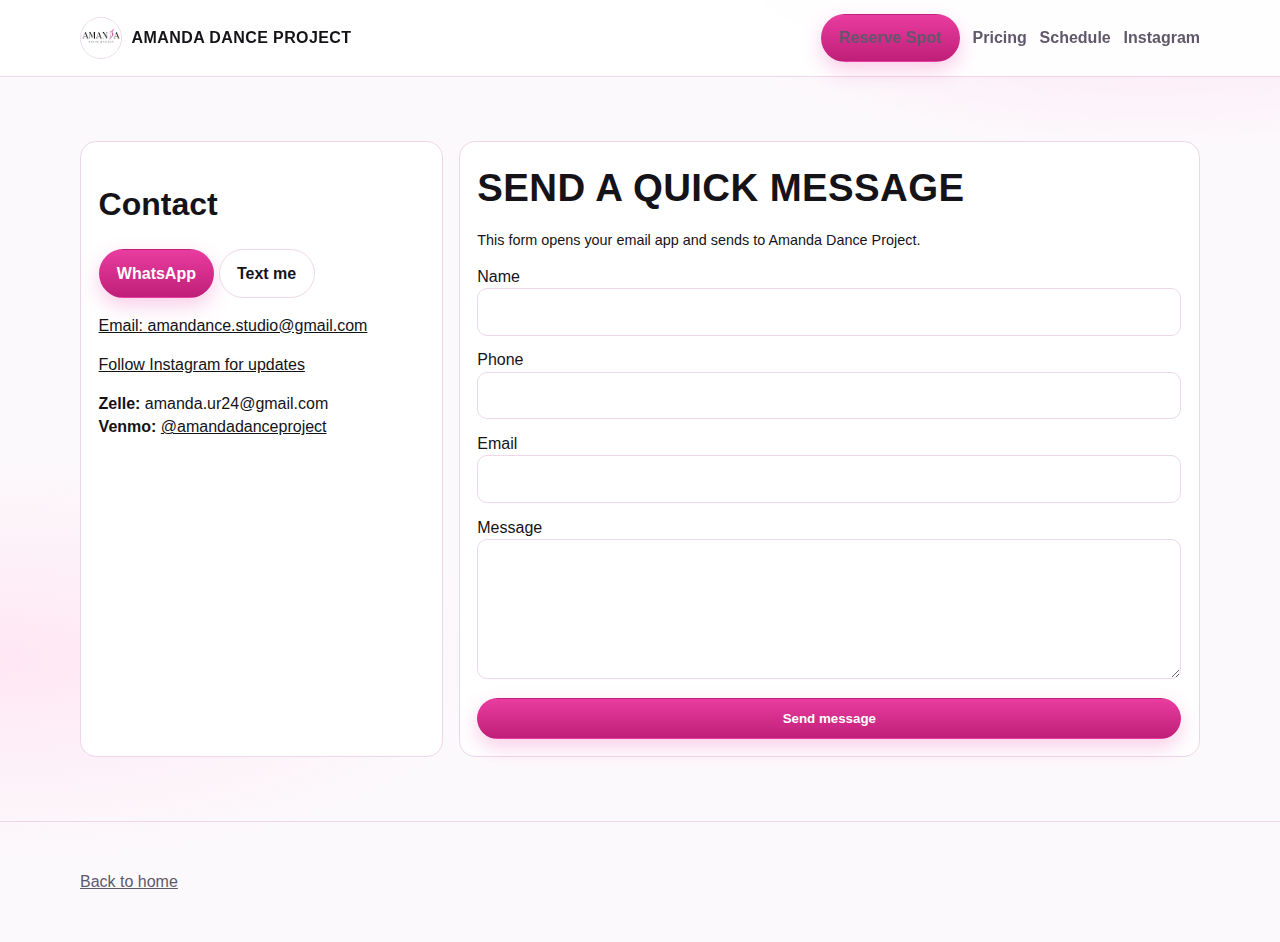
<file: pages/contact.html>
<!doctype html>
<html lang="en">
  <head>
    <meta charset="UTF-8" />
    <meta name="viewport" content="width=device-width, initial-scale=1" />
    <title>Contact | Amanda Dance Project</title>
    <meta name="description" content="Contact Amanda Dance Project for RSVP, schedule questions, and community updates." />
    <link rel="canonical" href="https://amandance.com/pages/contact.html" />
    <link rel="stylesheet" href="../assets/css/styles.css" />
  </head>
  <body>
    <header class="site-header"><div class="container nav-wrap"><a href="/" class="brand"><img src="../Logo.jpeg" alt="Amanda Dance Project logo" class="brand-logo" /><span>AMANDA DANCE PROJECT</span></a><nav class="nav-links"><a data-link="reserve" class="btn btn-primary" href="#">Reserve Spot</a><a href="pricing.html">Pricing</a><a href="schedule.html">Schedule</a><a data-link="instagram" href="#">Instagram</a></nav></div></header>
    <main class="section">
      <div class="container three-col">
        <section class="panel">
          <h1>Contact</h1>
          <p><a data-link="reserve" class="btn btn-primary" href="#">WhatsApp</a> <a data-link="text" class="btn btn-secondary" href="#">Text me</a></p>
          <p><a data-link="email" href="#">Email: <span data-fill="email"></span></a></p>
          <p><a data-link="instagram" href="#">Follow Instagram for updates</a></p>
          <p><strong>Zelle:</strong> <span data-fill="zelle"></span><br /><strong>Venmo:</strong> <a data-link="venmo" href="#"><span data-fill="venmo"></span></a></p>
        </section>
        <section class="panel" style="grid-column: span 2;">
          <h2>Send a quick message</h2>
          <p class="small">This form opens your email app and sends to Amanda Dance Project.</p>
          <form data-contact-form method="post" enctype="text/plain" class="form-grid">
            <label>Name <input type="text" name="name" required /></label>
            <label>Phone <input type="tel" name="phone" /></label>
            <label>Email <input type="email" name="email" /></label>
            <label>Message <textarea name="message" rows="5" required></textarea></label>
            <button class="btn btn-primary" type="submit">Send message</button>
          </form>
        </section>
      </div>
    </main>
    <footer><div class="container"><p><a href="/">Back to home</a></p></div></footer>
    <script src="../assets/js/main.js" defer></script>
  </body>
</html>
</file>
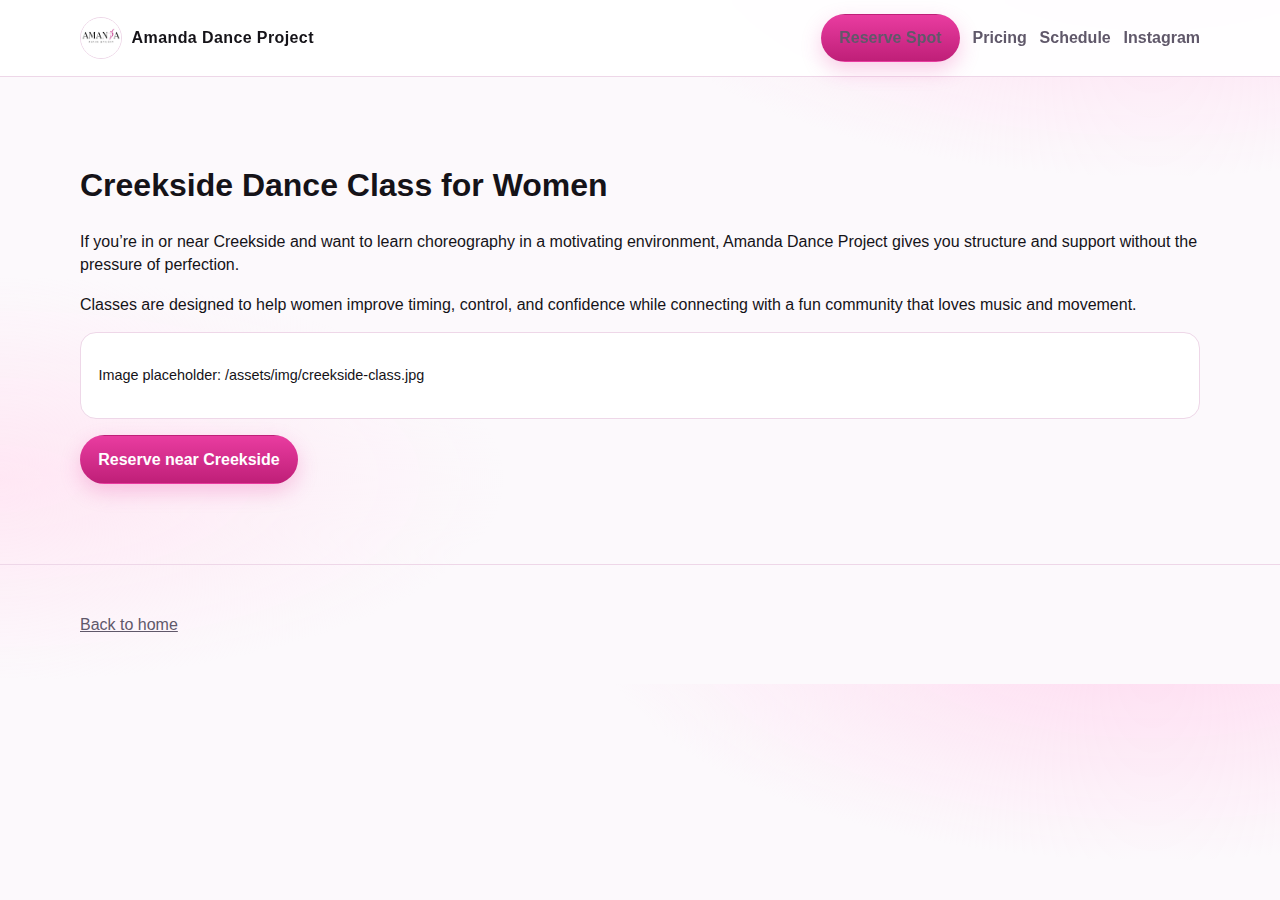
<file: pages/creekside-dance-class.html>
<!doctype html>
<html lang="en">
  <head>
    <meta charset="UTF-8" />
    <meta name="viewport" content="width=device-width, initial-scale=1" />
    <title>Creekside Dance Class for Women | Amanda Dance Project</title>
    <meta name="description" content="Discover women’s choreography classes near Creekside with Amanda Dance Project. Build musicality and confidence in a supportive, no-pressure class." />
    <link rel="canonical" href="https://amandance.com/pages/creekside-dance-class.html" />
    <meta property="og:type" content="website" />
    <meta property="og:title" content="Creekside Dance Class for Women | Amanda Dance Project" />
    <meta property="og:description" content="Weekly choreography-based dance classes near Creekside focused on growth, community, and clean movement." />
    <meta property="og:url" content="https://amandance.com/pages/creekside-dance-class.html" />
    <meta property="og:image" content="https://amandance.com/Logo.jpeg" />
    <link rel="stylesheet" href="../assets/css/styles.css" />
    <script type="application/ld+json">
      {
        "@context": "https://schema.org",
        "@graph": [
          {
            "@type": "LocalBusiness",
            "name": "Amanda Dance Project - Creekside",
            "url": "https://amandance.com/pages/creekside-dance-class.html",
            "areaServed": "Creekside, TX",
            "address": {
              "@type": "PostalAddress",
              "addressLocality": "Creekside",
              "addressRegion": "TX",
              "addressCountry": "US"
            },
            "description": "Women-centered choreography classes near Creekside emphasizing musicality, agility, and step-by-step skill development."
          },
          {
            "@type": "Event",
            "name": "Creekside Weekly Choreography Session",
            "location": {
              "@type": "Place",
              "name": "Creekside Class Location",
              "address": {
                "@type": "PostalAddress",
                "addressLocality": "Creekside",
                "addressRegion": "TX",
                "addressCountry": "US"
              }
            },
            "eventAttendanceMode": "https://schema.org/OfflineEventAttendanceMode",
            "eventStatus": "https://schema.org/EventScheduled",
            "description": "Weekly choreography class near Creekside for women at all experience levels.",
            "offers": {
              "@type": "Offer",
              "price": "75",
              "priceCurrency": "USD",
              "name": "Monthly Package (4 classes)"
            }
          }
        ]
      }
    </script>
  </head>
  <body>
    <header class="site-header"><div class="container nav-wrap"><a href="/" class="brand"><img src="../Logo.jpeg" alt="Amanda Dance Project logo" class="brand-logo" /><span>Amanda Dance Project</span></a><nav class="nav-links"><a data-link="reserve" class="btn btn-primary" href="#">Reserve Spot</a><a href="pricing.html">Pricing</a><a href="schedule.html">Schedule</a><a data-link="instagram" href="#">Instagram</a></nav></div></header>
    <main class="section"><div class="container"><h1>Creekside Dance Class for Women</h1><p>If you’re in or near Creekside and want to learn choreography in a motivating environment, Amanda Dance Project gives you structure and support without the pressure of perfection.</p><p>Classes are designed to help women improve timing, control, and confidence while connecting with a fun community that loves music and movement.</p><div class="panel"><!-- Replace with Creekside class media in /assets/img/. --><p class="small">Image placeholder: /assets/img/creekside-class.jpg</p></div><p><a data-link="reserve" class="btn btn-primary" href="#">Reserve near Creekside</a></p></div></main>
    <footer class="footer"><div class="container"><p><a href="/">Back to home</a></p></div></footer>
    <script src="../assets/js/main.js" defer></script>
  </body>
</html>
</file>
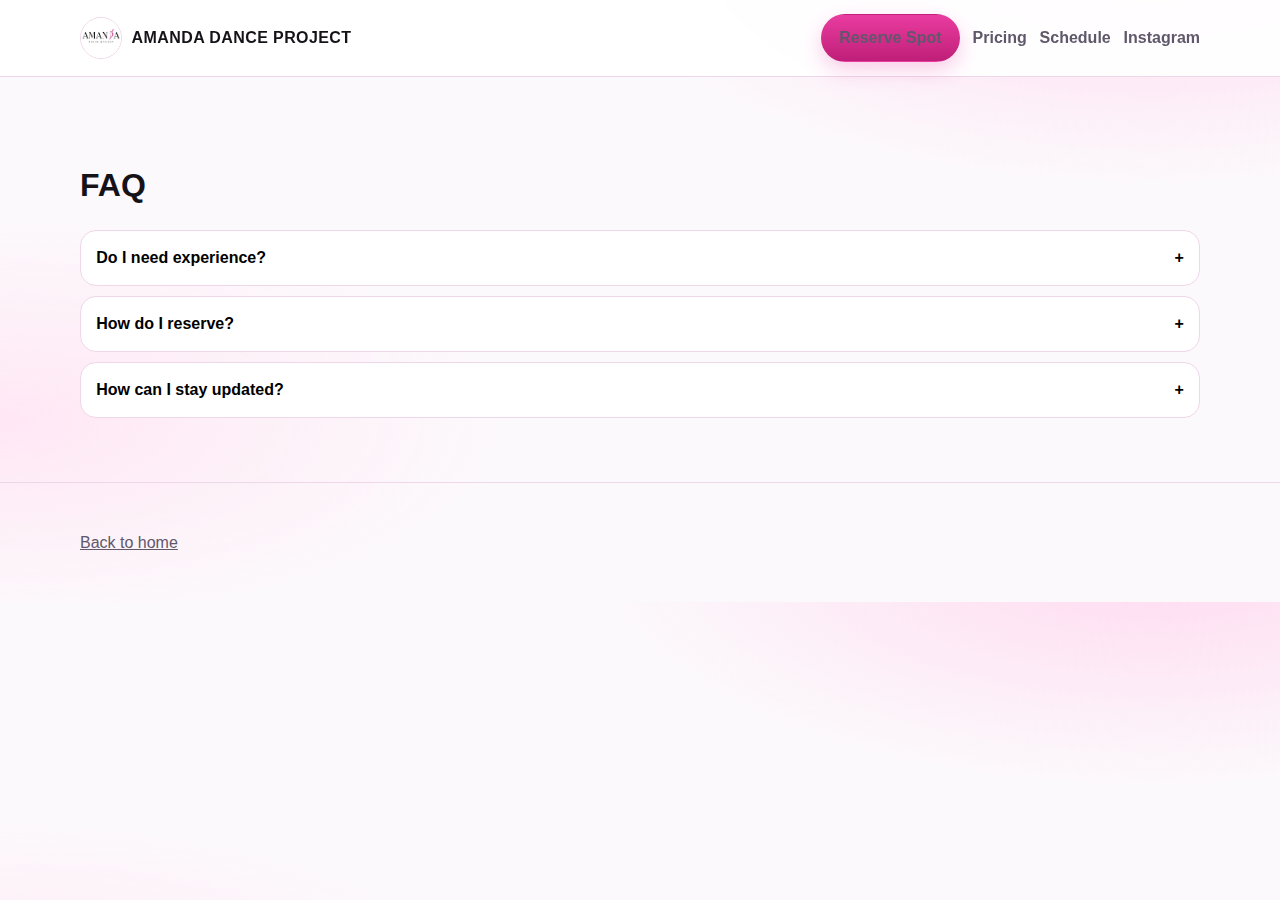
<file: pages/faq.html>
<!doctype html>
<html lang="en">
<head>
  <meta charset="UTF-8" />
  <meta name="viewport" content="width=device-width, initial-scale=1" />
  <title>FAQ | Amanda Dance Project</title>
  <meta name="description" content="Frequently asked questions about Amanda Dance Project choreography classes." />
  <link rel="canonical" href="https://amandance.com/pages/faq.html" />
  <link rel="stylesheet" href="../assets/css/styles.css" />
</head>
<body>
<header class="site-header"><div class="container nav-wrap"><a href="/" class="brand"><img src="../Logo.jpeg" alt="Amanda Dance Project logo" class="brand-logo" /><span>AMANDA DANCE PROJECT</span></a><nav class="nav-links"><a data-link="reserve" class="btn btn-primary" href="#">Reserve Spot</a><a href="pricing.html">Pricing</a><a href="schedule.html">Schedule</a><a data-link="instagram" href="#">Instagram</a></nav></div></header>
<main class="section"><div class="container"><h1>FAQ</h1><div class="faq-list"><article class="faq-item"><button class="faq-question" data-faq-toggle aria-expanded="false">Do I need experience?<span>+</span></button><div class="faq-answer" hidden>No. We teach step-by-step.</div></article><article class="faq-item"><button class="faq-question" data-faq-toggle aria-expanded="false">How do I reserve?<span>+</span></button><div class="faq-answer" hidden>Reserve on WhatsApp or text us.</div></article><article class="faq-item"><button class="faq-question" data-faq-toggle aria-expanded="false">How can I stay updated?<span>+</span></button><div class="faq-answer" hidden>Follow us on Instagram for weekly updates.</div></article></div></div></main>
<footer><div class="container"><p><a href="/">Back to home</a></p></div></footer>
<script src="../assets/js/main.js" defer></script>
</body>
</html>
</file>
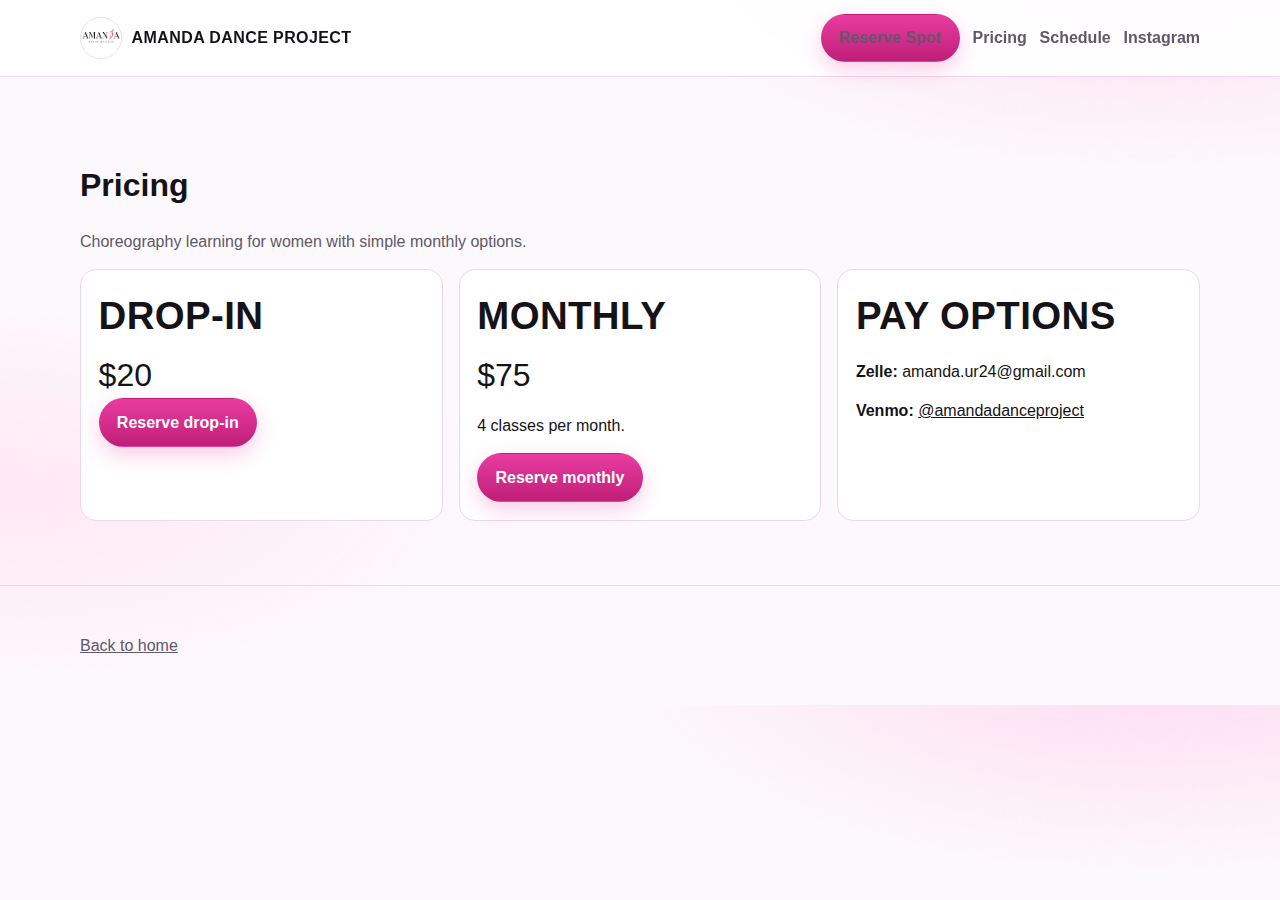
<file: pages/pricing.html>
<!doctype html>
<html lang="en">
<head>
  <meta charset="UTF-8" />
  <meta name="viewport" content="width=device-width, initial-scale=1" />
  <title>Pricing | Amanda Dance Project</title>
  <meta name="description" content="$20 drop-in class or $75 monthly package (4 classes) at Amanda Dance Project." />
  <link rel="canonical" href="https://amandance.com/pages/pricing.html" />
  <link rel="stylesheet" href="../assets/css/styles.css" />
</head>
<body>
<header class="site-header"><div class="container nav-wrap"><a href="/" class="brand"><img src="../Logo.jpeg" alt="Amanda Dance Project logo" class="brand-logo" /><span>AMANDA DANCE PROJECT</span></a><nav class="nav-links"><a data-link="reserve" class="btn btn-primary" href="#">Reserve Spot</a><a href="pricing.html">Pricing</a><a href="schedule.html">Schedule</a><a data-link="instagram" href="#">Instagram</a></nav></div></header>
<main class="section"><div class="container"><h1>Pricing</h1><p class="subheading">Choreography learning for women with simple monthly options.</p><div class="three-col"><article class="card"><h2>Drop-in</h2><p class="price">$20</p><a data-link="reserve" class="btn btn-primary" href="#">Reserve drop-in</a></article><article class="card"><h2>Monthly</h2><p class="price">$75</p><p>4 classes per month.</p><a data-link="reserve" class="btn btn-primary" href="#">Reserve monthly</a></article><aside class="panel"><h2>Pay options</h2><p><strong>Zelle:</strong> <span data-fill="zelle"></span></p><p><strong>Venmo:</strong> <a data-link="venmo" href="#"><span data-fill="venmo"></span></a></p></aside></div></div></main>
<footer><div class="container"><p><a href="/">Back to home</a></p></div></footer>
<script src="../assets/js/main.js" defer></script>
</body>
</html>
</file>
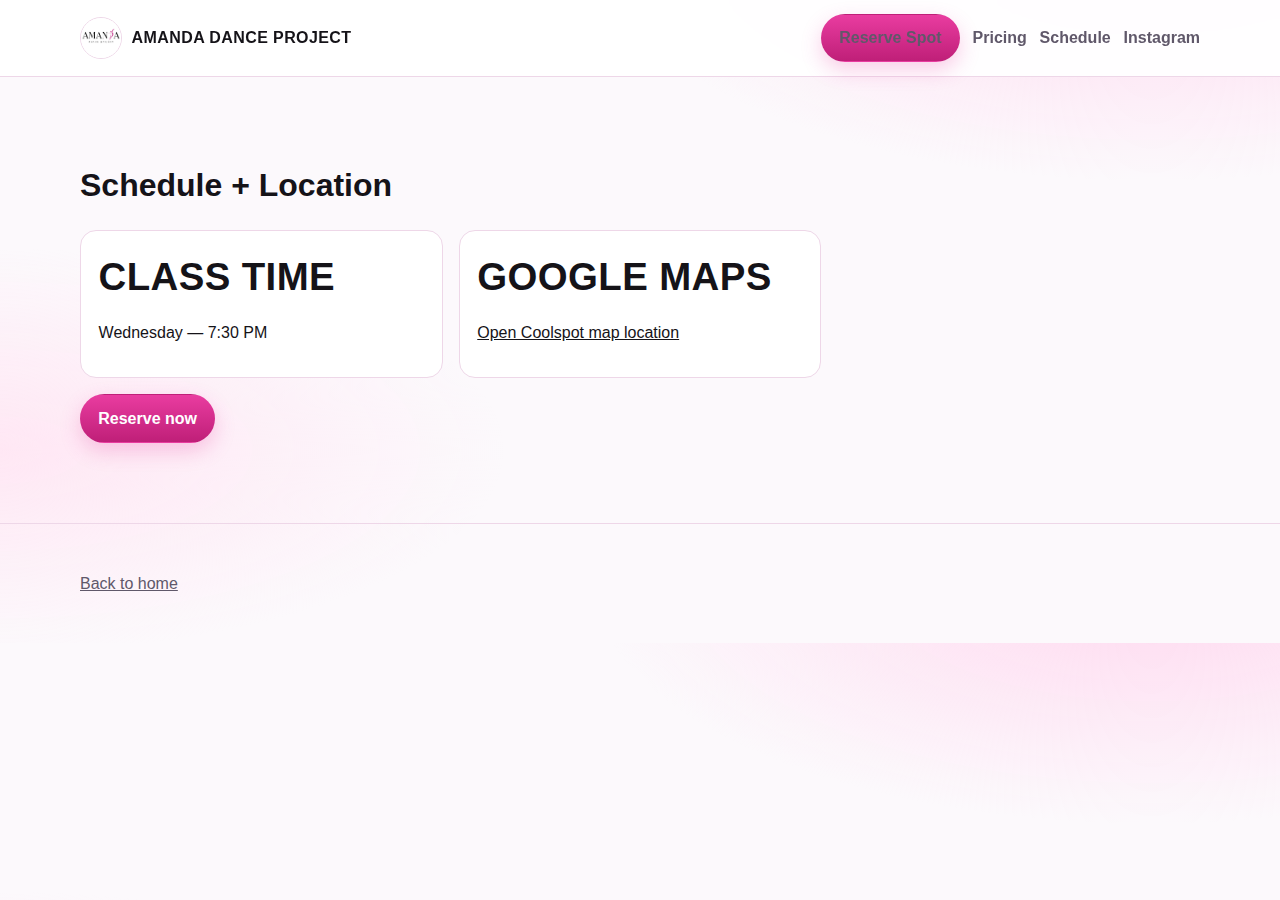
<file: pages/schedule.html>
<!doctype html>
<html lang="en">
<head>
  <meta charset="UTF-8" />
  <meta name="viewport" content="width=device-width, initial-scale=1" />
  <title>Schedule | Amanda Dance Project</title>
  <meta name="description" content="Current weekly choreography class schedule for Amanda Dance Project in The Woodlands at Coolspot." />
  <link rel="canonical" href="https://amandance.com/pages/schedule.html" />
  <link rel="stylesheet" href="../assets/css/styles.css" />
</head>
<body>
<header class="site-header"><div class="container nav-wrap"><a href="/" class="brand"><img src="../Logo.jpeg" alt="Amanda Dance Project logo" class="brand-logo" /><span>AMANDA DANCE PROJECT</span></a><nav class="nav-links"><a data-link="reserve" class="btn btn-primary" href="#">Reserve Spot</a><a href="pricing.html">Pricing</a><a href="schedule.html">Schedule</a><a data-link="instagram" href="#">Instagram</a></nav></div></header>
<main class="section"><div class="container"><h1>Schedule + Location</h1><div class="three-col"><article class="panel"><h2>Class time</h2><p>Wednesday — 7:30 PM</p></article><article class="panel"><h2>Google Maps</h2><p><a href="https://maps.app.goo.gl/LYzHPzKGC7KanRG67" target="_blank" rel="noopener noreferrer">Open Coolspot map location</a></p></article></div><p><a data-link="reserve" class="btn btn-primary" href="#">Reserve now</a></p></div></main>
<footer><div class="container"><p><a href="/">Back to home</a></p></div></footer>
<script src="../assets/js/main.js" defer></script>
</body>
</html>
</file>
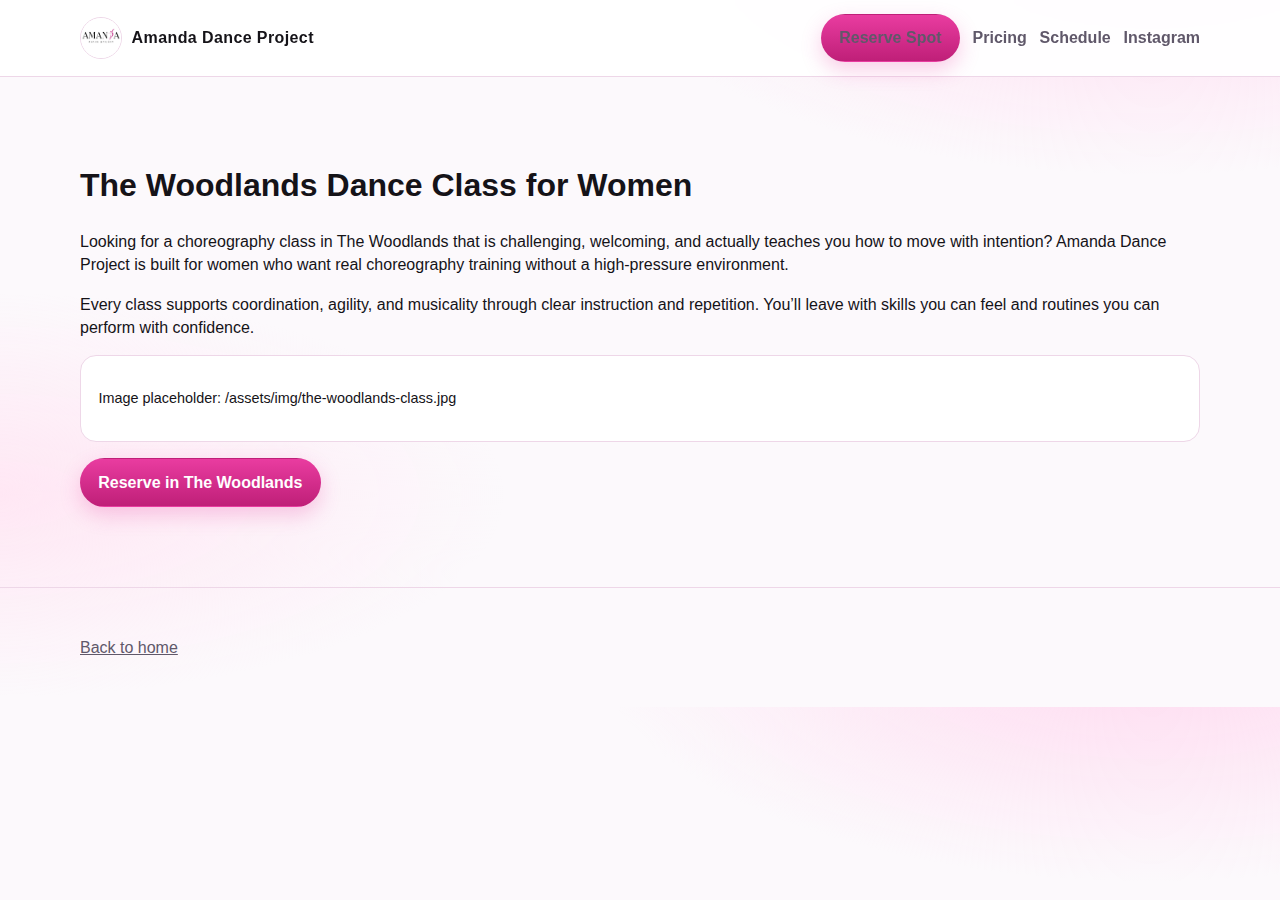
<file: pages/the-woodlands-dance-class.html>
<!doctype html>
<html lang="en">
  <head>
    <meta charset="UTF-8" />
    <meta name="viewport" content="width=device-width, initial-scale=1" />
    <title>The Woodlands Dance Class for Women | Amanda Dance Project</title>
    <meta name="description" content="Join Amanda Dance Project in The Woodlands, TX for choreography-based dance classes focused on coordination, agility, and musicality." />
    <link rel="canonical" href="https://amandance.com/pages/the-woodlands-dance-class.html" />
    <meta property="og:type" content="website" />
    <meta property="og:title" content="The Woodlands Dance Class for Women | Amanda Dance Project" />
    <meta property="og:description" content="Weekly choreography classes in The Woodlands for women who want to build dance skills in a zero-pressure space." />
    <meta property="og:url" content="https://amandance.com/pages/the-woodlands-dance-class.html" />
    <meta property="og:image" content="https://amandance.com/Logo.jpeg" />
    <link rel="stylesheet" href="../assets/css/styles.css" />
    <script type="application/ld+json">
      {
        "@context": "https://schema.org",
        "@graph": [
          {
            "@type": "LocalBusiness",
            "name": "Amanda Dance Project - The Woodlands",
            "url": "https://amandance.com/pages/the-woodlands-dance-class.html",
            "areaServed": "The Woodlands, TX",
            "address": {
              "@type": "PostalAddress",
              "addressLocality": "The Woodlands",
              "addressRegion": "TX",
              "addressCountry": "US"
            },
            "description": "Choreography-based dance classes for women in The Woodlands with a focus on musicality, coordination, and confidence."
          },
          {
            "@type": "Event",
            "name": "The Woodlands Weekly Choreography Session",
            "location": {
              "@type": "Place",
              "name": "The Woodlands Class Location",
              "address": {
                "@type": "PostalAddress",
                "addressLocality": "The Woodlands",
                "addressRegion": "TX",
                "addressCountry": "US"
              }
            },
            "eventAttendanceMode": "https://schema.org/OfflineEventAttendanceMode",
            "eventStatus": "https://schema.org/EventScheduled",
            "description": "Weekly women-centered choreography class in The Woodlands.",
            "offers": {
              "@type": "Offer",
              "price": "20",
              "priceCurrency": "USD"
            }
          }
        ]
      }
    </script>
  </head>
  <body>
    <header class="site-header"><div class="container nav-wrap"><a href="/" class="brand"><img src="../Logo.jpeg" alt="Amanda Dance Project logo" class="brand-logo" /><span>Amanda Dance Project</span></a><nav class="nav-links"><a data-link="reserve" class="btn btn-primary" href="#">Reserve Spot</a><a href="pricing.html">Pricing</a><a href="schedule.html">Schedule</a><a data-link="instagram" href="#">Instagram</a></nav></div></header>
    <main class="section"><div class="container"><h1>The Woodlands Dance Class for Women</h1><p>Looking for a choreography class in The Woodlands that is challenging, welcoming, and actually teaches you how to move with intention? Amanda Dance Project is built for women who want real choreography training without a high-pressure environment.</p><p>Every class supports coordination, agility, and musicality through clear instruction and repetition. You’ll leave with skills you can feel and routines you can perform with confidence.</p><div class="panel"><!-- Replace with The Woodlands class photo in /assets/img/. --><p class="small">Image placeholder: /assets/img/the-woodlands-class.jpg</p></div><p><a data-link="reserve" class="btn btn-primary" href="#">Reserve in The Woodlands</a></p></div></main>
    <footer class="footer"><div class="container"><p><a href="/">Back to home</a></p></div></footer>
    <script src="../assets/js/main.js" defer></script>
  </body>
</html>
</file>
<file: assets/css/styles.css>
:root {
  --bg: #fcf9fc;
  --surface: #ffffff;
  --surface-2: #fff3fa;
  --text: #151318;
  --muted: #60586a;
  --accent: #e93ca0;
  --accent-deep: #bf1f78;
  --line: #eed7e8;
  --radius: 16px;
  --container: 1120px;
}

* { box-sizing: border-box; }
html, body { margin: 0; padding: 0; }
body {
  font-family: 'Arial Narrow', 'Avenir Next Condensed', 'Segoe UI', Tahoma, Arial, sans-serif;
  color: var(--text);
  background:
    radial-gradient(800px 350px at 90% -10%, #ffd8ef 0, transparent 70%),
    radial-gradient(700px 280px at 0% 70%, #ffe7f4 0, transparent 72%),
    var(--bg);
  line-height: 1.45;
}

a { color: inherit; }
img { max-width: 100%; display: block; }

.container {
  width: min(100% - 2rem, var(--container));
  margin-inline: auto;
}

.site-header {
  position: sticky;
  top: 0;
  z-index: 40;
  background: rgba(255, 255, 255, 0.93);
  backdrop-filter: blur(8px);
  border-bottom: 1px solid var(--line);
}

.nav-wrap {
  min-height: 76px;
  display: flex;
  align-items: center;
  justify-content: space-between;
  gap: 1rem;
}

.brand {
  display: inline-flex;
  align-items: center;
  gap: 0.6rem;
  text-decoration: none;
  font-weight: 700;
  letter-spacing: 0.4px;
}

.brand-logo {
  width: 42px;
  height: 42px;
  border-radius: 100px;
  border: 1px solid var(--line);
  object-fit: cover;
}

.nav-links {
  display: flex;
  align-items: center;
  gap: 0.8rem;
  flex-wrap: wrap;
}

.nav-links a {
  text-decoration: none;
  color: var(--muted);
  font-weight: 700;
}

.btn {
  display: inline-flex;
  align-items: center;
  justify-content: center;
  padding: 0.74rem 1.08rem;
  border-radius: 999px;
  font-weight: 800;
  text-decoration: none;
  border: 1px solid transparent;
}

.btn-primary {
  color: #fff;
  background: linear-gradient(180deg, var(--accent), var(--accent-deep));
  box-shadow: 0 8px 20px rgba(233, 60, 160, 0.25);
}

.btn-secondary {
  border-color: var(--line);
  background: #fff;
}

.section { padding: 4rem 0; }

.hero-grid {
  display: grid;
  grid-template-columns: 1fr 1fr;
  gap: 1.5rem;
  align-items: center;
}

.hero h1 {
  margin: 0 0 0.75rem;
  font-size: clamp(2rem, 7vw, 4rem);
  line-height: 0.98;
  letter-spacing: 0.5px;
  text-transform: uppercase;
}

.lead {
  margin: 0 0 1rem;
  color: var(--muted);
  font-size: 1.07rem;
}

.chip-row { display: flex; flex-wrap: wrap; gap: 0.45rem; margin: 1rem 0; }
.chip {
  border: 1px solid var(--line);
  background: #fff;
  border-radius: 999px;
  padding: 0.32rem 0.7rem;
  font-size: 0.84rem;
  color: #362d3d;
}

.hero-media {
  border-radius: var(--radius);
  border: 1px solid var(--line);
  overflow: hidden;
  background: #fff;
}

.hero-media img {
  width: 100%;
  height: 100%;
  object-fit: cover;
}

.promo-video {
  width: 100%;
  border-radius: var(--radius);
  border: 1px solid var(--line);
  background: #000;
  max-height: 580px;
}

.insta-carousel {
  display: grid;
  grid-auto-flow: column;
  grid-auto-columns: minmax(280px, 1fr);
  gap: 0.9rem;
  overflow-x: auto;
  padding-bottom: 0.6rem;
  scroll-snap-type: x mandatory;
}

.insta-carousel .instagram-media {
  min-width: 280px !important;
  max-width: 420px !important;
  width: 100% !important;
  margin: 0 !important;
  scroll-snap-align: start;
  border: 1px solid var(--line) !important;
  border-radius: var(--radius) !important;
  background: #fff;
}

.strip, .card, .panel, .faq-item, .cta-banner {
  border: 1px solid var(--line);
  border-radius: var(--radius);
  background: var(--surface);
}

.three-col {
  display: grid;
  grid-template-columns: repeat(3, 1fr);
  gap: 1rem;
}

.strip, .card, .panel { padding: 1.1rem; }

.section h2 {
  margin: 0 0 0.5rem;
  font-size: clamp(1.5rem, 4vw, 2.4rem);
  text-transform: uppercase;
  letter-spacing: 0.4px;
}

.subheading { color: var(--muted); margin-top: 0; }
.price { font-size: 2rem; margin: 0; }

.faq-list { display: grid; gap: 0.65rem; }
.faq-question {
  width: 100%;
  border: 0;
  background: none;
  text-align: left;
  padding: 0.95rem;
  font: inherit;
  font-weight: 700;
  display: flex;
  justify-content: space-between;
  cursor: pointer;
}

.faq-answer {
  color: var(--muted);
  padding: 0 0.95rem 0.95rem;
}

.cta-banner {
  background: linear-gradient(95deg, #fff7fc, #ffeef8);
  text-align: center;
  padding: 1.4rem;
}

footer {
  border-top: 1px solid var(--line);
  padding: 2rem 0;
  color: var(--muted);
}

.small { font-size: 0.9rem; }

.form-grid {
  display: grid;
  gap: 0.8rem;
}

input, textarea {
  width: 100%;
  padding: 0.7rem;
  border: 1px solid var(--line);
  border-radius: 10px;
  font: inherit;
}

@media (max-width: 920px) {
  .hero-grid, .three-col { grid-template-columns: 1fr; }
  .nav-wrap { flex-direction: column; padding: 0.75rem 0; }
  .section { padding: 3rem 0; }
  .insta-carousel { grid-auto-columns: 86%; }
}
</file>
